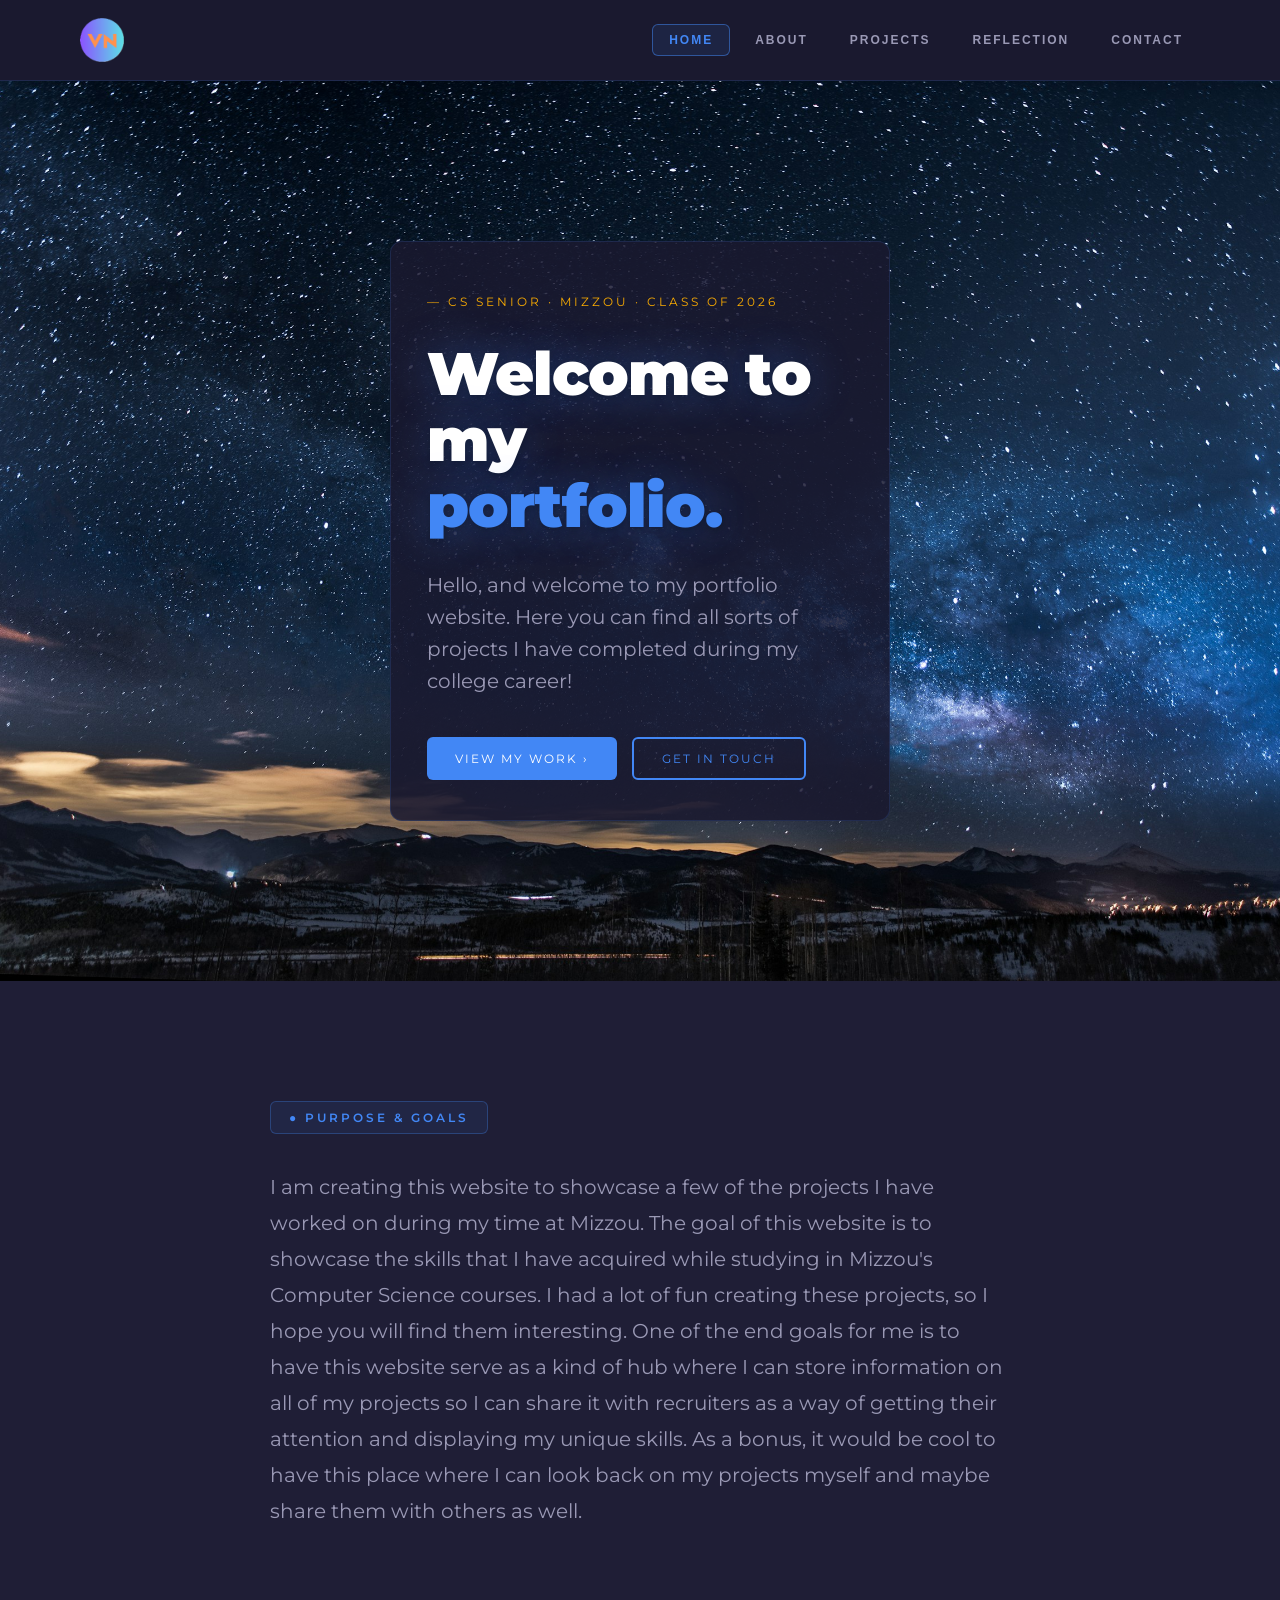
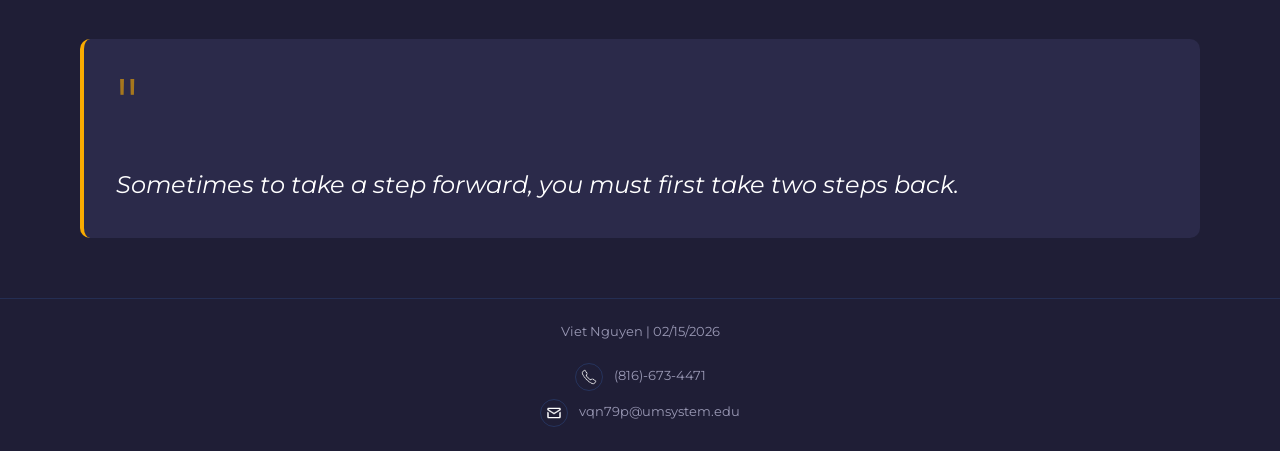
<file: website/index.html>
<!DOCTYPE html>
<html lang="en">

<!-- 
   Name: [Viet Nguyen]
   Date: [5/3/2026]
   Course: [IS_LT-4355]
   Description: [Index page that works as an introduction page]
-->

<head>
    <!-- Custom font used here -->
    <link href="https://fonts.googleapis.com/css2?family=Montserrat:wght@400;600;700;900&family=Crimson+Pro:ital,wght@0,300;0,400;1,300&family=JetBrains+Mono:wght@400;500&display=swap" rel="stylesheet">
    <link rel="shortcut icon" type="image/x-icon" href="media/favicon.ico">
    <meta charset="UTF-8">
    <meta name="viewport" content="width=device-width, initial-scale=1">
    <title>Home</title>
    <link rel="stylesheet" href="style.css">
    <link rel="stylesheet" href="nav.css">
</head>

    <body>
        <header>
            <img src="logo.png" alt="Your Site Logo" class="logo">
            <input type="checkbox" id="menu-toggle" class="menu-toggle">
            <label for="menu-toggle" class="hamburger">&#9776;</label>
            <nav>
                <ul>
                    <li><a href="index.html" class="active">Home</a></li>
                    <li><a href="about.html">About</a></li>
                    <li class="dropdown">
                        <a href="projects.html">Projects</a>
                        <ul class="dropdown-menu">
                            <li><a href="projects.html#project1">Terraplot</a></li>
                            <li><a href="projects.html#project2">Tiger Trades</a></li>
                            <li><a href="projects.html#project3">CreditSense</a></li>
                        </ul>
                    </li>
                    <li><a href="reflection.html">Reflection</a></li>
                    <li><a href="contact.html">Contact</a></li>
                </ul>
            </nav>
        </header>

        <section class="hero">
            <div class="hero-content">
            <p class="hero-tag">— CS SENIOR · MIZZOU · CLASS OF 2026</p>

            <!-- used custom font here and for every other h1 -->
            <h1>
                Welcome to my<br>
                <span class="accent">portfolio.</span>
            </h1>

            <p class="hero-text">
                Hello, and welcome to my portfolio website. Here you can find all sorts of projects I have completed during my college career!
            </p>

            <div class="hero-buttons">
                <a href="projects.html" class="btn-primary">VIEW MY WORK ›</a>
                <a href="contact.html" class="btn-outline">GET IN TOUCH</a>
            </div>
        </div>
        </section>

        <section class="purpose">
            <div class="chip">● PURPOSE & GOALS</div>
            <p class="purpose-text">
            I am creating this website to showcase a few of the projects I have worked on during my time at Mizzou. 
            The goal of this website is to showcase the skills that I have acquired while studying in Mizzou's Computer Science courses. 
            I had a lot of fun creating these projects, so I hope you will find them interesting. One of the end goals for me is to have 
            this website serve as a kind of hub where I can store information on all of my projects so I can share it with recruiters as 
            a way of getting their attention and displaying my unique skills. As a bonus, it would be cool to have this place where I can 
            look back on my projects myself and maybe share them with others as well.
            </p>
        </section>

        <section class="quote-section">
            <div class="quote-box">
            <div class="quote-mark">"</div>
            <p class="quote-text">
                Sometimes to take a step forward, you must first take two steps back.
            </p>
            </div>
        </section>

        <footer>
            <p style="text-align: center; padding: 24px; color: #9a99b5; font-size: 13px; border-top: 1px solid rgba(66,135,245,0.15);">
                Viet Nguyen | 02/15/2026
            </p>
            <p style="text-align: center; padding-bottom: 8px; color: #9a99b5; font-size: 13px;">
                <span class="footer-icon-wrap">
                    <img src="media/phone.png" alt="Phone" width="16" height="16" class="footer-icon">
                </span>
                (816)-673-4471
            </p>
            <p style="text-align: center; padding-bottom: 24px; color: #9a99b5; font-size: 13px;">
                <span class="footer-icon-wrap">
                    <img src="media/email.png" alt="Email" width="16" height="16" class="footer-icon">
                </span>
                vqn79p@umsystem.edu
            </p>
        </footer>
    </body>
</html>
</file>
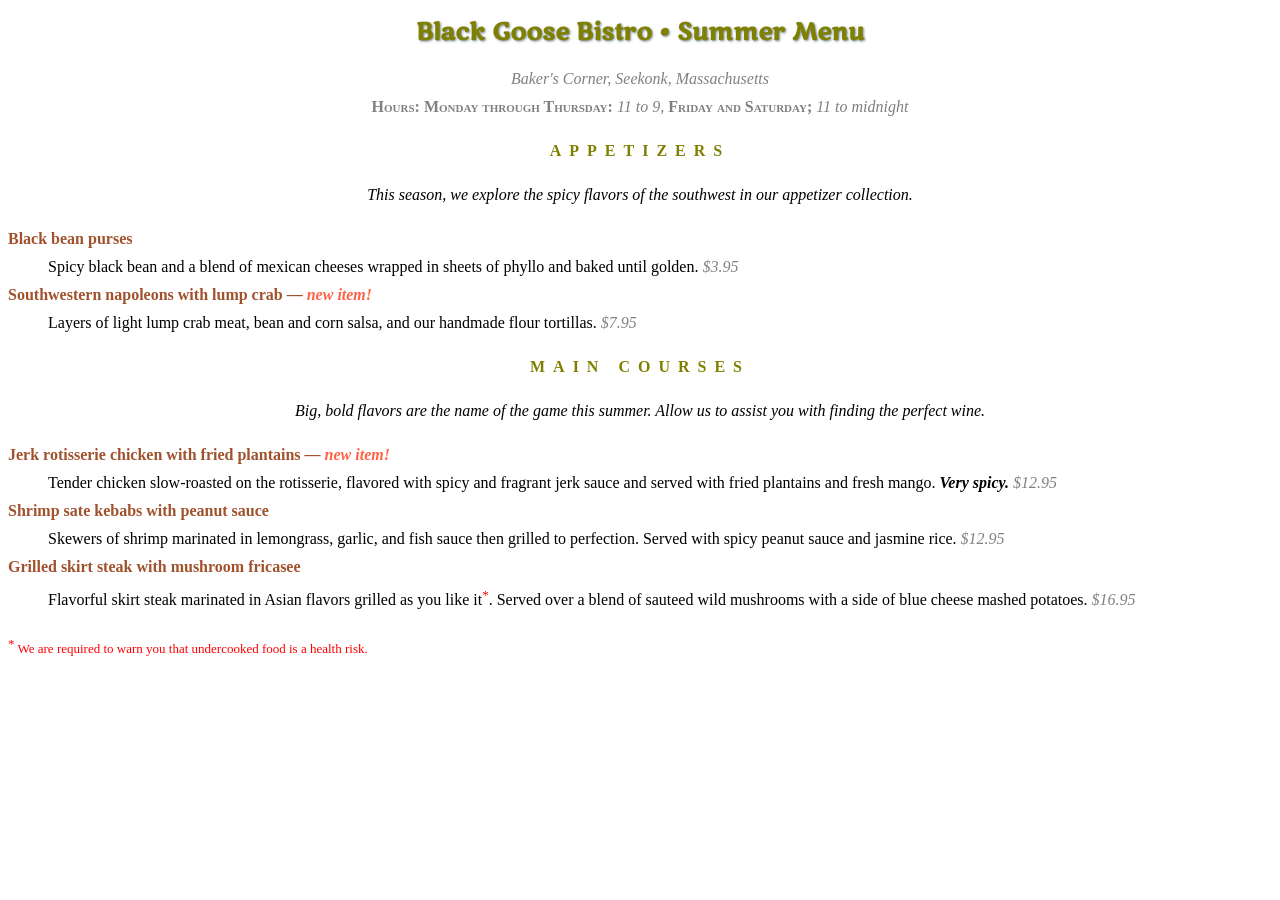
<file: assignments/menu.html>
<!DOCTYPE html >
<html>
  <head>
    <meta charset="utf-8">
    <title>Black Goose Bistro Summer Menu</title>
    <link href="http://fonts.googleapis.com/css?family=Marko+One" rel="stylesheet">
    <style>
      body {
        font-family: Georgia, serif;
        font-size: 100%;
        line-height: 1.75em;
      }
      h1 {
        font: bold 1.5em "Marko One", Georgia, serif;
        color: olive;
        text-shadow: .05em .05em .1em lightslategray;
      }
      h2 {
        font-size: 1em;
        text-transform: uppercase;
        letter-spacing: .5em;
        color: olive;
      }
      strong {
        font-style: italic;
      }
      dt {
        font-weight: bold;
        color: sienna;
      }
      dt strong {
        color: tomato;
      }
      #info p { 
        font-style: italic; 
        color: gray;
      }
      .label {
        font-weight: bold;
        font-variant: small-caps;
        font-style: normal;
      }
      .price {
        font-family: Georgia, serif;
        font-style: italic;
        color: gray;
      }
      p.warning, sup {
        font-size: small;
        color: red;
      }
      h1, h2, #info { 
        text-align: center;
      }
      h2 + p { 
        text-align: center;
        font-style: italic;
      }
    </style>
  </head>

  <body>
    <!-- Title -->
    <div id="info">
      <h1>Black Goose Bistro &bull; Summer Menu</h1>
      <p>Baker's Corner, Seekonk, Massachusetts<br>
      <span class="label">Hours: Monday through Thursday:</span> 11 to 9, <span class="label">Friday and Saturday;</span> 11 to midnight</p>
    </div>

    <!-- Appetizers Section -->
    <div id="appetizers">
      <h2>Appetizers</h2>
      <p>This season, we explore the spicy flavors of the southwest in our appetizer collection.</p>

      <dl>
        <dt>Black bean purses</dt>
        <dd>Spicy black bean and a blend of mexican cheeses wrapped in sheets of phyllo and baked until golden. <span class="price">$3.95</span></dd>

        <dt class="newitem">Southwestern napoleons with lump crab &mdash; <strong>new item!</strong></dt>
        <dd>Layers of light lump crab meat, bean and corn salsa, and our handmade flour tortillas. <span class="price">$7.95</span></dd>
      </dl>
    </div>

    <!-- Main Courses Section -->
    <div id="entrees">
      <h2>Main courses</h2>
      <p>Big, bold flavors are the name of the game this summer. Allow us to assist you with finding the perfect wine.</p>

      <dl>
        <dt class="newitem">Jerk rotisserie chicken with fried plantains &mdash; <strong>new item!</strong></dt>
        <dd>Tender chicken slow-roasted on the rotisserie, flavored with spicy and fragrant jerk sauce and served with fried plantains and fresh mango. <strong>Very spicy.</strong> <span class="price">$12.95</span></dd>

        <dt>Shrimp sate kebabs with peanut sauce</dt>
        <dd>Skewers of shrimp marinated in lemongrass, garlic, and fish sauce then grilled to perfection. Served with spicy peanut sauce and jasmine rice. <span class="price">$12.95</span></dd>

        <dt>Grilled skirt steak with mushroom fricasee</dt>
        <dd>Flavorful skirt steak marinated in Asian flavors grilled as you like it<sup>*</sup>. Served over a blend of sauteed wild mushrooms with a side of blue cheese mashed potatoes. <span class="price">$16.95</span></dd>
      </dl>
    </div>
    <p class="warning"><sup>*</sup> We are required to warn you that undercooked food is a health risk.</p>
  </body>
</html>
</file>
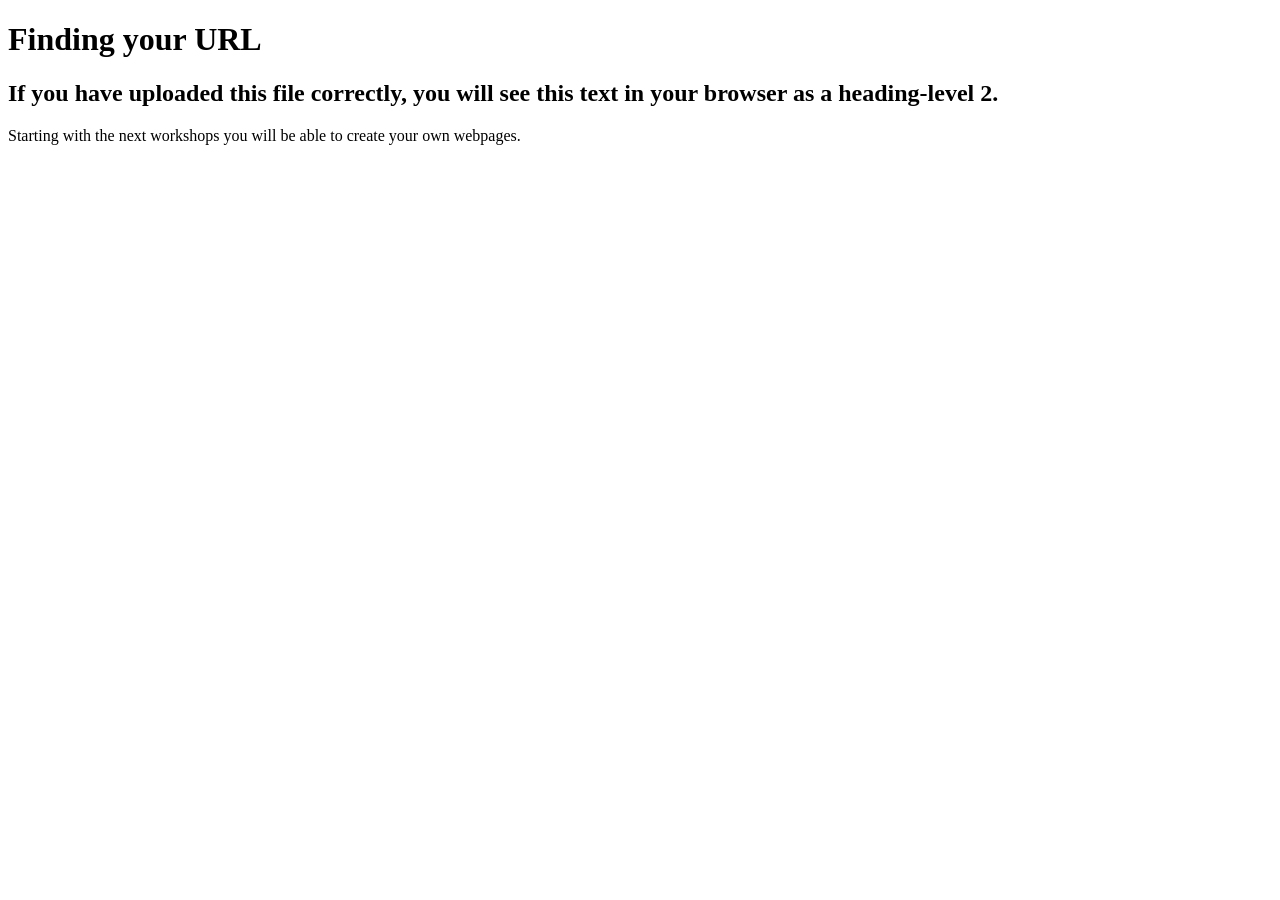
<file: webdevelopment/test.html>
<!DOCTYPE html>
<html>
    
    <head>
        <meta charset="utf-8">
       <title>Finding Your URL</title>
        <meta name="description" content="Finding your URL in GitHub">
    </head>
    <body>
        
        <h1>Finding your URL</h1>
        <h2>If you have uploaded this file correctly, you will see this text in your browser as a heading-level 2.</h2>
        
        <p>
            Starting with the next workshops you will be able to create your own webpages.
        </p>
        
    
    </body>
</html>
</file>
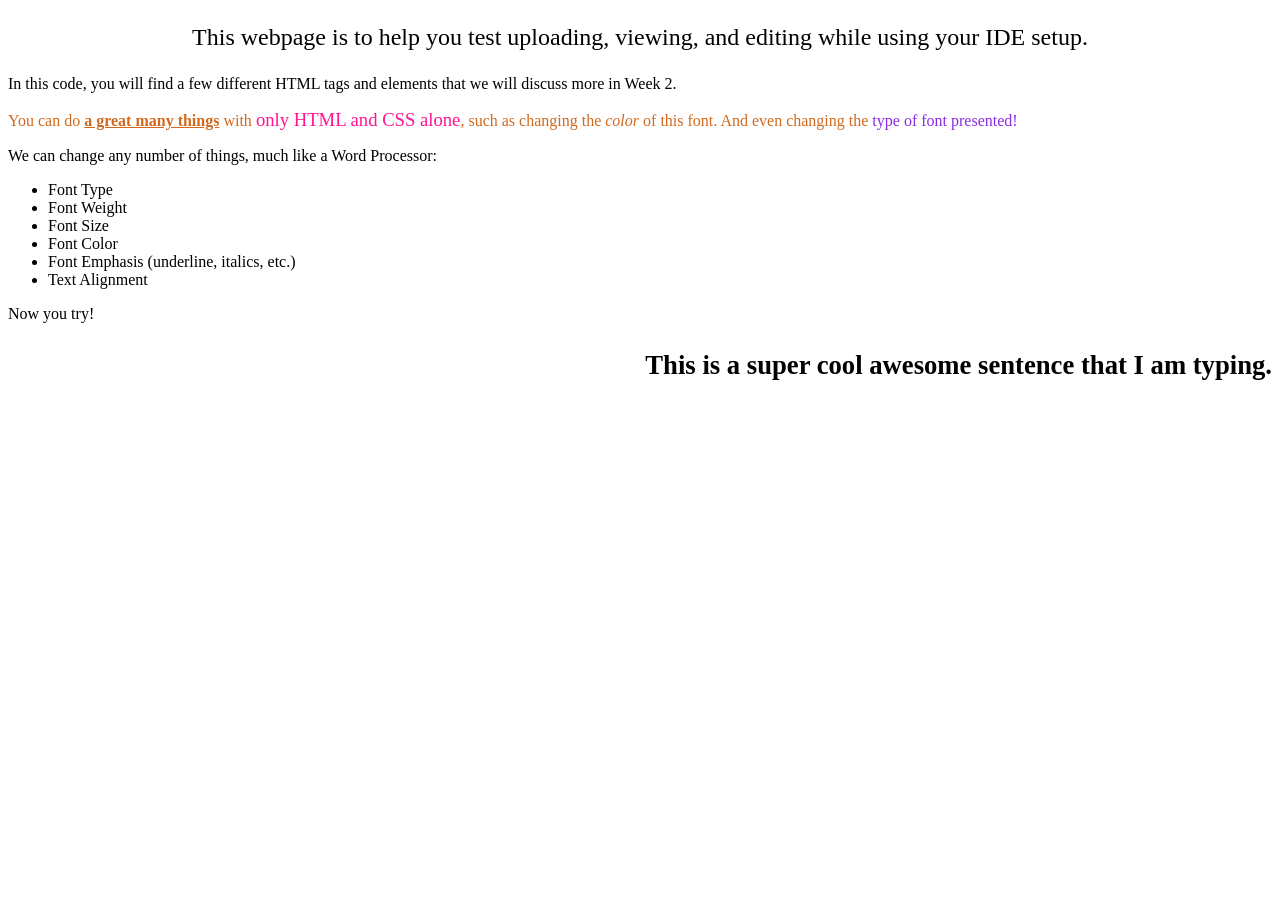
<file: webdevelopment/webpageTest.html>
<!DOCTYPE html>
<html lang="en-US">
<head>
    <title>testing your website</title>
    <meta charset="utf-8">
</head>
<body>
<p style="text-align: center; font-size: 18pt;">This webpage is to help you test uploading, viewing, and editing while using your IDE setup.</p>
    
<p>In this code, you will find a few different HTML tags and elements that we will discuss more in Week 2.</p>
    <p style="color:chocolate;">You can do <span style="font-weight: 600; text-decoration: underline;"> a great many things</span> with <span style="font-size: 14pt; color: deeppink;">only HTML and CSS alone</span>, such as changing the <em>color</em> of this font. And even changing the <span style="font-family: cursive; color:blueviolet;"> type of font presented!</span></p>
    <p>We can change any number of things, much like a Word Processor:</p>
    <ul>
    <li>Font Type</li>
        <li>Font Weight</li>
        <li>Font Size</li>
        <li>Font Color</li>
        <li>Font Emphasis (underline, italics, etc.)</li>
        <li>Text Alignment</li>
    </ul>
    <p> Now you try! </p>
    <p style="text-align: right; font-weight: bold; font-size: 20pt;">This is a super cool awesome sentence that I am typing.</p>
    
</body>
</html>
</file>
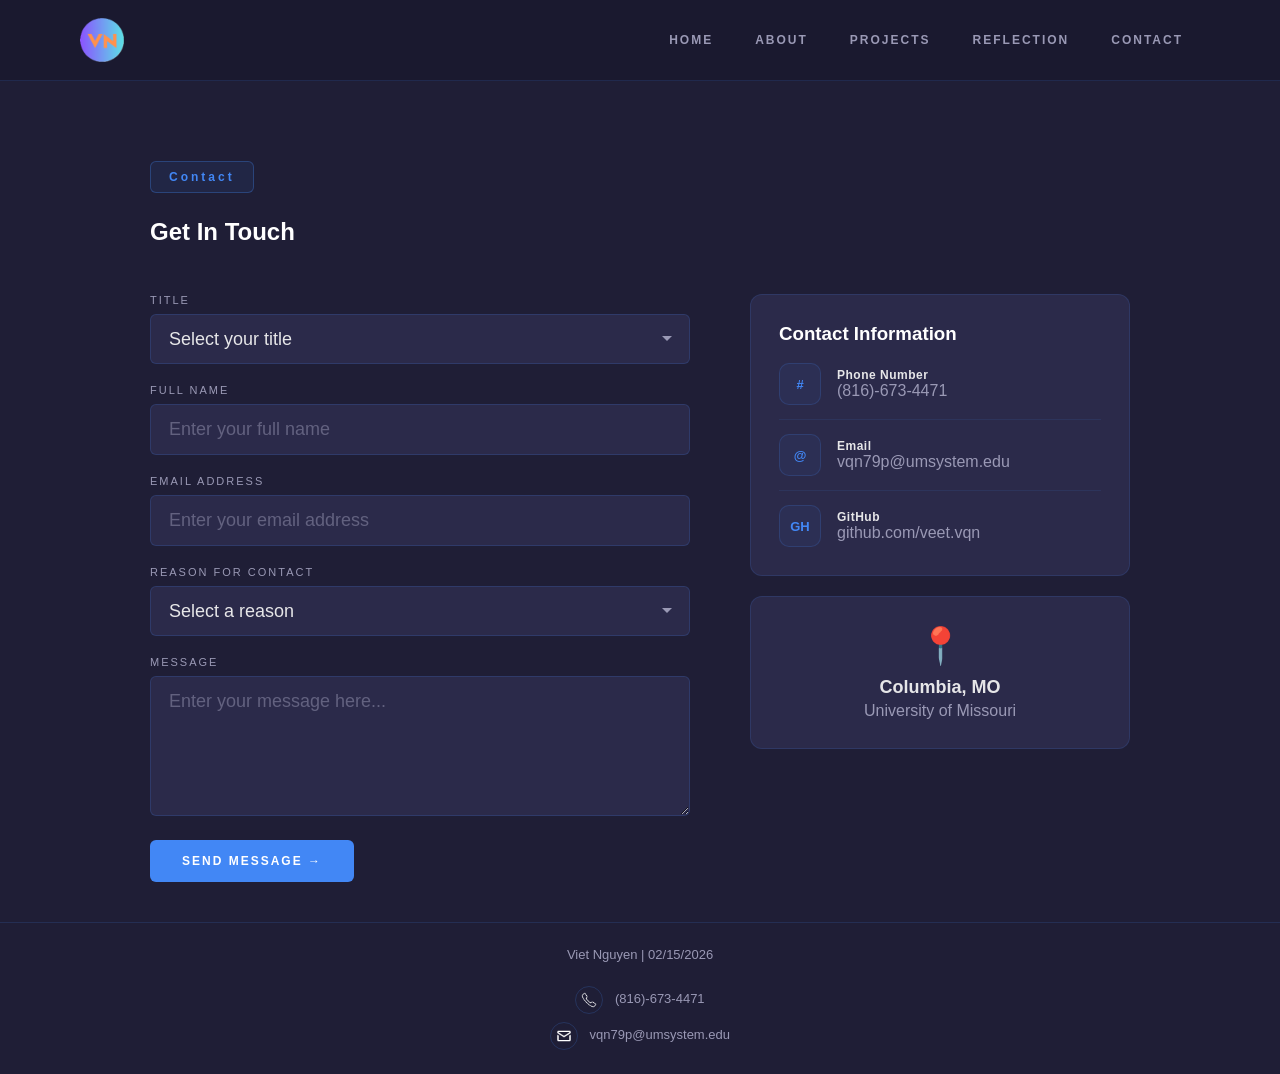
<file: website/contact.html>
<!DOCTYPE html>
<html lang="en">

<!-- 
   Name: [Viet Nguyen]
   Date: [5/3/2026]
   Course: [IS_LT-4355]
   Description: [Contact page that will display a contact form and my contact information]
-->
   
<head>
	<link rel="shortcut icon" type="image/x-icon" href="media/favicon.ico">
	<meta charset="UTF-8">
	<meta name="viewport" content="width=device-width, initial-scale=1">
	<title>Contact — Viet Nguyen</title>
	<link rel="stylesheet" href="style.css">
	<link rel="stylesheet" href="nav.css">
</head>
<body>

	<header>
		<img src="logo.png" alt="Your Site Logo" class="logo">
		<input type="checkbox" id="menu-toggle" class="menu-toggle">
		<label for="menu-toggle" class="hamburger">&#9776;</label>
		<nav>
			<ul>
				<li><a href="index.html">Home</a></li>
				<li><a href="about.html">About</a></li>
				<li class="dropdown">
					<a href="projects.html">Projects</a>
					<ul class="dropdown-menu">
						<li><a href="projects.html#project1">Terraplot</a></li>
						<li><a href="projects.html#project2">Tiger Trades</a></li>
						<li><a href="projects.html#project3">CreditSense</a></li>
					</ul>
				</li>
				<li><a href="reflection.html">Reflection</a></li>
				<li><a href="contact.html">Contact</a></li>
			</ul>
		</nav>
	</header>

	<div class="cth">
		<div class="chip">Contact</div>
		<h2 class="h2" style="margin-bottom:12px">Get In Touch</h2>

		<div class="ctg">

			<!-- Contact Form -->
			<form>
				<div class="fg">
					<label class="fl" for="title">Title</label>
					<select class="fi2" id="title" name="title" required>
						<option value="" disabled selected>Select your title</option>
						<option value="mr">Mr.</option>
						<option value="ms">Ms.</option>
						<option value="mrs">Mrs.</option>
						<option value="dr">Dr.</option>
						<option value="prof">Prof.</option>
					</select>
				</div>

				<div class="fg">
					<label class="fl" for="fullname">Full Name</label>
					<input class="fi2" id="fullname" type="text" name="fullname" placeholder="Enter your full name" required>
				</div>

				<div class="fg">
					<label class="fl" for="email">Email Address</label>
					<input class="fi2" id="email" type="email" name="email" placeholder="Enter your email address" required>
				</div>

				<div class="fg">
					<label class="fl" for="reason">Reason for Contact</label>
					<select class="fi2" id="reason" name="reason" required>
						<option value="" disabled selected>Select a reason</option>
						<option value="job">Job Opportunity</option>
						<option value="collab">Collaboration</option>
						<option value="question">General Question</option>
						<option value="other">Other</option>
					</select>
				</div>

				<div class="fg">
					<label class="fl" for="message">Message</label>
					<textarea class="fi2 fta" id="message" name="message" placeholder="Enter your message here..." required></textarea>
				</div>

				<button class="bpr" type="submit">
					Send Message &rarr;
				</button>
			</form>

			<!-- Contact Information -->
			<div>
				<div class="cc">
					<h3 class="h3" style="margin-bottom:4px">Contact Information</h3>

					<div class="cit">
						<div class="cion">#</div>
						<div>
							<div class="clb">Phone Number</div>
							<div class="cvl">(816)-673-4471</div>
						</div>
					</div>

					<div class="cit">
						<div class="cion">@</div>
						<div>
							<div class="clb">Email</div>
							<div class="cvl">vqn79p@umsystem.edu</div>
						</div>
					</div>

					<div class="cit">
						<div class="cion">GH</div>
						<div>
							<div class="clb">GitHub</div>
							<div class="cvl">github.com/veet.vqn</div>
						</div>
					</div>
				</div>

				<div class="lcc">
					<div class="lpin">&#128205;</div>
					<div class="lcy">Columbia, MO</div>
					<div class="lst">University of Missouri</div>
				</div>
			</div>

		</div>
	</div>

	<footer>
		<p style="text-align: center; padding: 24px; color: #9a99b5; font-size: 13px; border-top: 1px solid rgba(66,135,245,0.15);">
			Viet Nguyen | 02/15/2026
		</p>
		<p style="text-align: center; padding-bottom: 8px; color: #9a99b5; font-size: 13px;">
			<span class="footer-icon-wrap">
				<img src="media/phone.png" alt="Phone" width="16" height="16" class="footer-icon">
			</span>
			(816)-673-4471
		</p>
		<p style="text-align: center; padding-bottom: 24px; color: #9a99b5; font-size: 13px;">
			<span class="footer-icon-wrap">
				<img src="media/email.png" alt="Email" width="16" height="16" class="footer-icon">
			</span>
			vqn79p@umsystem.edu
		</p>
	</footer>
</body>
</html>
</file>
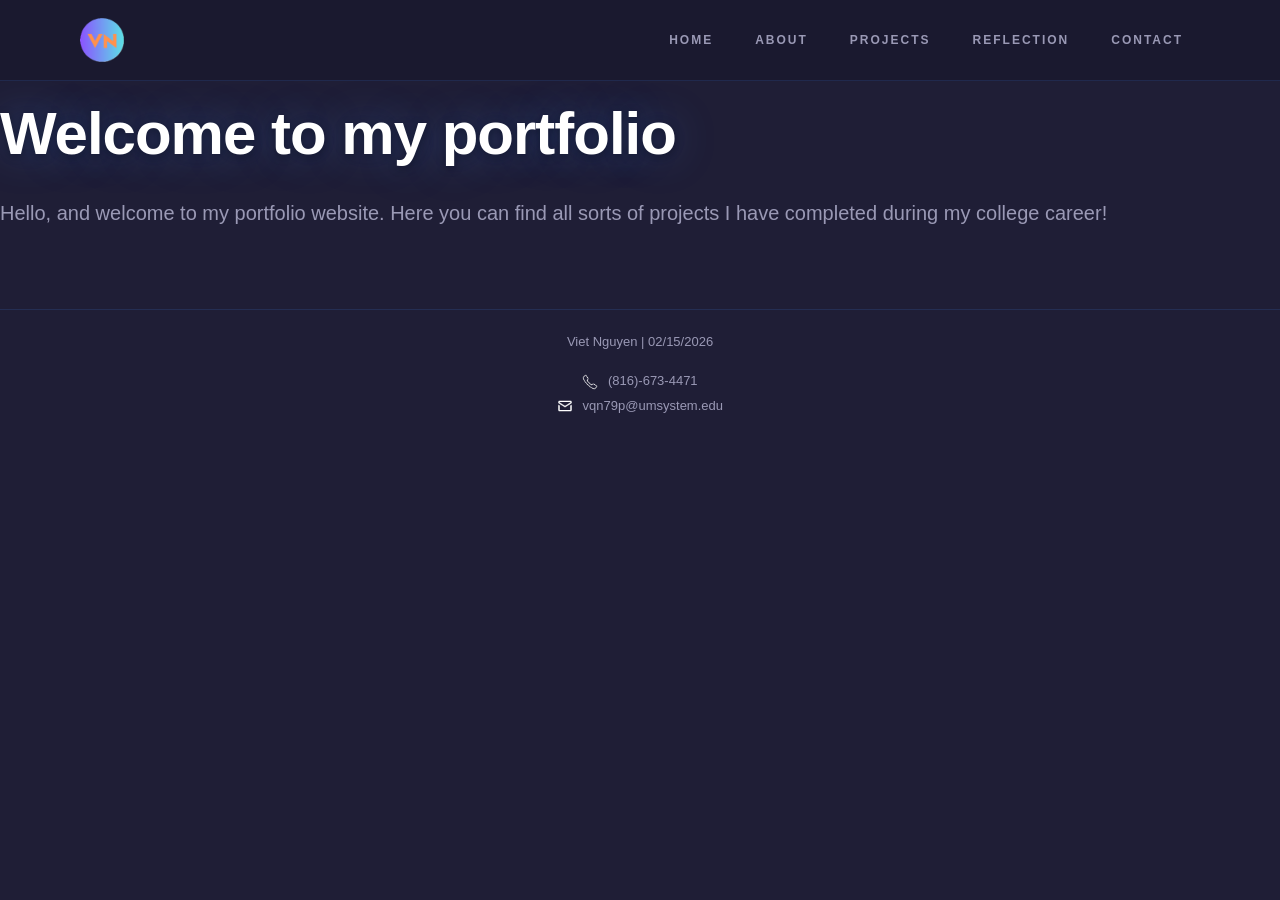
<file: website/Nguyentemplate.html>
<!DOCTYPE html>
<html lang="en">

<!-- 
   Name: [Viet Nguyen]
   Date: [2/5/2026]
   Course: [IS_LT-4355]
   Description: [A website portfolio that will have my projects]
-->

<head>
    <link rel="shortcut icon" type="image/x-icon" href="media/favicon.ico">
    <meta charset="UTF-8">
    <meta name="viewport" content="width=device-width, initial-scale=1">
    <title>Home</title>
    <link rel="stylesheet" href="style.css">
    <link rel="stylesheet" href="nav.css">
</head>

    <body>
        <header>
            <img src="logo.png" alt="Your Site Logo" class="logo">
            <input type="checkbox" id="menu-toggle" class="menu-toggle">
            <label for="menu-toggle" class="hamburger">&#9776;</label>
            <nav>
                <ul>
                    <li><a href="index.html">Home</a></li>
                    <li><a href="about.html">About</a></li>
                    <li class="dropdown">
                        <a href="projects.html">Projects</a>
                        <ul class="dropdown-menu">
                            <li><a href="projects.html#project1">Terraplot</a></li>
                            <li><a href="projects.html#project2">Tiger Trades</a></li>
                            <li><a href="projects.html#project3">CreditSense</a></li>
                        </ul>
                    </li>
                    <li><a href="reflection.html">Reflection</a></li>
                    <li><a href="contact.html">Contact</a></li>
                </ul>
            </nav>
        </header>

        <section>
            <div>
            <h1>
                Welcome to my portfolio<br>
            </h1>

            <p class="hero-text">
                Hello, and welcome to my portfolio website. Here you can find all sorts of projects I have completed during my college career!
            </p>
            </div>
        </section>

        <footer>
            <p style="text-align: center; padding: 24px; color: #9a99b5; font-size: 13px; border-top: 1px solid rgba(66,135,245,0.15);">
                Viet Nguyen | 02/15/2026
            </p>
            <p style="text-align: center; padding-bottom: 8px; color: #9a99b5; font-size: 13px;">
                <img src="media/phone.png" alt="Phone" width="16" height="16" style="vertical-align: middle; margin-right: 6px;">
                (816)-673-4471
            </p>
            <p style="text-align: center; padding-bottom: 24px; color: #9a99b5; font-size: 13px;">
                <img src="media/email.png" alt="Email" width="16" height="16" style="vertical-align: middle; margin-right: 6px;">
                vqn79p@umsystem.edu
            </p>
        </footer>
    </body>
</html>
</file>
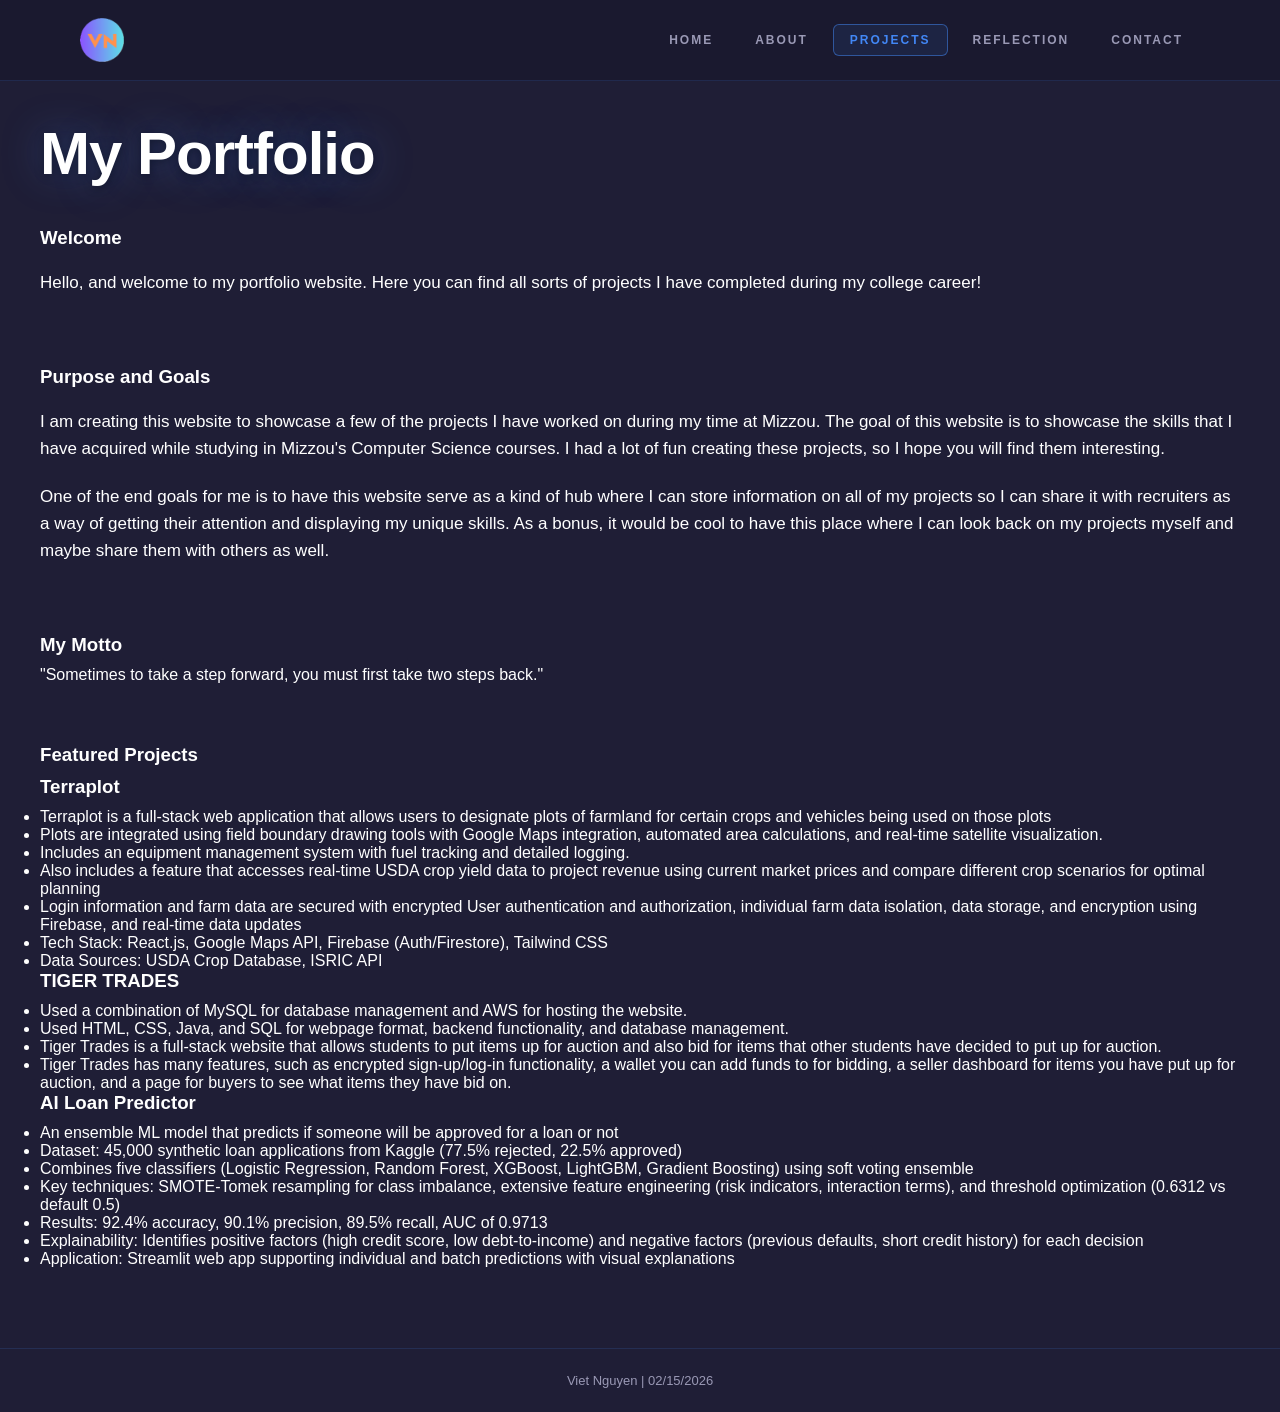
<file: website/Projects.html>
<!DOCTYPE html>
<html lang="en">
<head>
    <meta charset="utf-8">
    <meta name="viewport" content="width=device-width, initial-scale=1.0">
    <title>Portfolio - Home</title>
    <link rel="stylesheet" href="style.css">
    <link rel="stylesheet" href="nav.css">
</head>

<body>
    <header>
        <img src="logo.png" alt="Your Site Logo" class="logo">
        <nav>
            <ul>
                <li><a href="index.html">Home</a></li>
                <li><a href="about.html">About</a></li>
                <li><a href="projects.html" class="active">Projects</a></li>
                <li><a href="reflection.html">Reflection</a></li>
                <li><a href="contact.html">Contact</a></li>
            </ul>
        </nav>
    </header>

    <main>
        <h1>My Portfolio</h1>
        <!-- Welcome section -->
        <section>
            <h3>Welcome</h3>
            <p>Hello, and welcome to my portfolio website. Here you can find all sorts of projects I have completed during my college career!</p>
        </section>

        <!-- Purpose and goals -->
        <section>
            <h3>Purpose and Goals</h3>
            <p>I am creating this website to showcase a few of the projects I have worked on during my time at Mizzou. The goal of this website is to showcase the skills that I have acquired while studying in Mizzou's Computer Science courses. I had a lot of fun creating these projects, so I hope you will find them interesting.</p>
            
            <p>One of the end goals for me is to have this website serve as a kind of hub where I can store information on all of my projects so I can share it with recruiters as a way of getting their attention and displaying my unique skills. As a bonus, it would be cool to have this place where I can look back on my projects myself and maybe share them with others as well.</p>
        </section>

        <!-- Quote  -->
        <section>
            <h3>My Motto</h3>
            <blockquote>
                "Sometimes to take a step forward, you must first take two steps back."
            </blockquote>
        </section>

        <!-- Featured projects -->
        <section>
            <h3>Featured Projects</h3>
            
            <!-- Project 1: Terraplot -->
            <article>
                <h3>Terraplot</h3>
                <ul>
                    <li>
                        Terraplot is a full-stack web application that allows users to designate plots of 
                        farmland for certain crops and vehicles being used on those plots
                    </li>
                    <li>
                        Plots are integrated using field boundary drawing tools with Google Maps 
                        integration, automated area calculations, and real-time satellite visualization.
                    </li>
                    <li>
                        Includes an equipment management system with fuel tracking and detailed 
                        logging. 
                    </li>
                    <li>
                        Also includes a feature that accesses real-time USDA crop yield data to project 
                        revenue using current market prices and compare different crop scenarios for 
                        optimal planning
                    </li>
                    <li>
                        Login information and farm data are secured with encrypted User authentication 
                        and authorization, individual farm data isolation, data storage, and encryption 
                        using Firebase, and real-time data updates
                    </li>
                    <li>
                        Tech Stack: React.js, Google Maps API, Firebase (Auth/Firestore), Tailwind CSS
                    </li>
                    <li>
                        Data Sources: USDA Crop Database, ISRIC API
                    </li>
                </ul>
            </article>

            <!-- Project 2: Tiger Trades -->
            <article>
                <h3>TIGER TRADES</h3>
                <ul>
                    <li>
                        Used a combination of MySQL for database management and AWS for hosting 
                        the website.
                    </li>
                    <li>
                        Used HTML, CSS, Java, and SQL for webpage format, backend functionality, and 
                        database management. 
                    </li>
                    <li>
                        Tiger Trades is a full-stack website that allows students to put items up for auction 
                        and also bid for items that other students have decided to put up for auction.
                    </li>
                    <li>Tiger Trades has many features, such as encrypted sign-up/log-in functionality, a 
                        wallet you can add funds to for bidding, a seller dashboard for items you have put 
                        up for auction, and a page for buyers to see what items they have bid on.</li>
                </ul>
            </article>

            <!-- Project 3: AI Loan Predictor -->
            <article>
                <h3>AI Loan Predictor</h3>
                <ul>
                    <li>
                        An ensemble ML model that predicts if someone will be approved for a loan or not
                    </li>
                    <li>
                        Dataset: 45,000 synthetic loan applications from Kaggle (77.5% rejected, 22.5% approved)
                    </li>
                    <li>
                        Combines five classifiers (Logistic Regression, Random Forest, XGBoost, 
                        LightGBM, Gradient Boosting) using soft voting ensemble
                    </li>
                    <li>
                        Key techniques: SMOTE-Tomek resampling for class imbalance, extensive 
                        feature engineering (risk indicators, interaction terms), and threshold optimization 
                        (0.6312 vs default 0.5)
                    </li>
                    <li>
                        Results: 92.4% accuracy, 90.1% precision, 89.5% recall, AUC of 0.9713
                    </li>
                    <li>
                        Explainability: Identifies positive factors (high credit score, low debt-to-income) 
                        and negative factors (previous defaults, short credit history) for each decision
                    </li>
                    <li>
                        Application: Streamlit web app supporting individual and batch predictions with 
                        visual explanations
                    </li>
                </ul>
            </article>
        </section>
    </main>

    <!-- Footer -->
    <footer>
        <p style="text-align: center; padding: 24px; color: #9a99b5; font-size: 13px; border-top: 1px solid rgba(66,135,245,0.15);">
            Viet Nguyen | 02/15/2026
        </p>
    </footer>
</body>

</html>
</file>
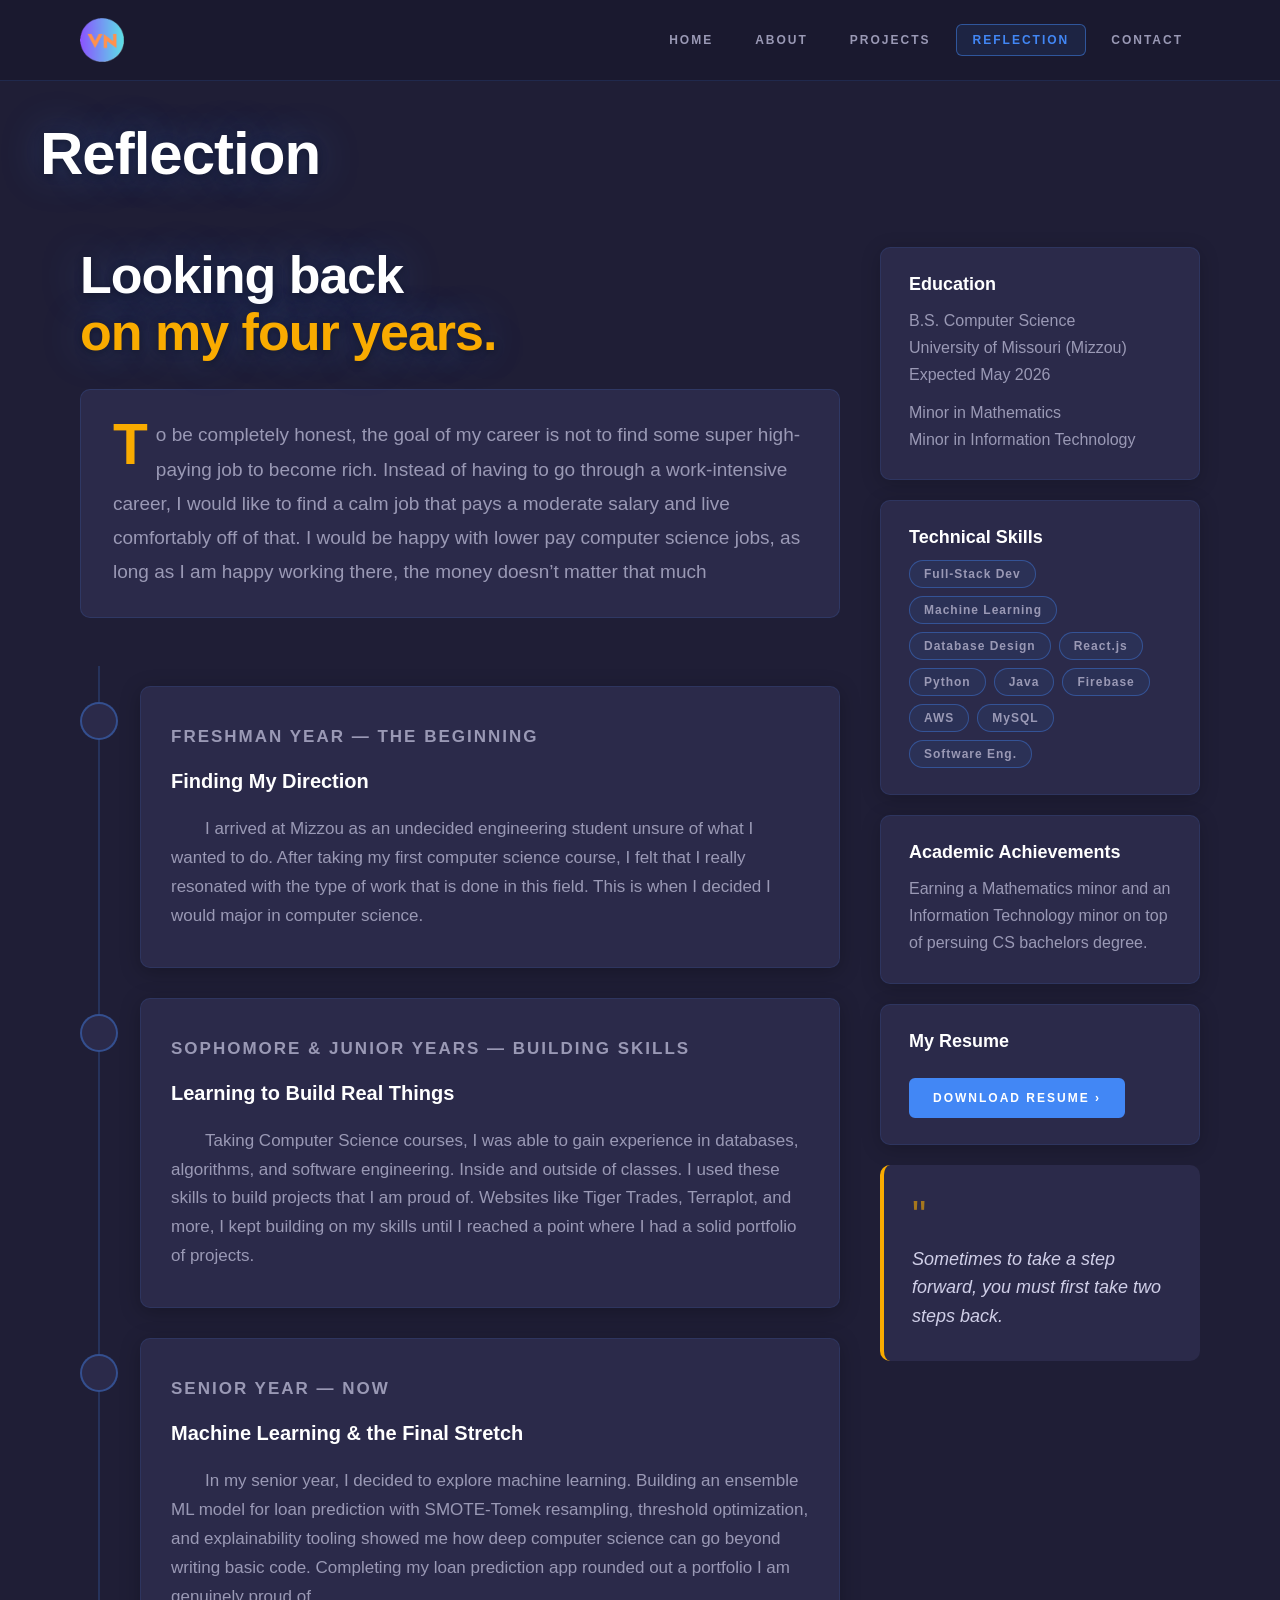
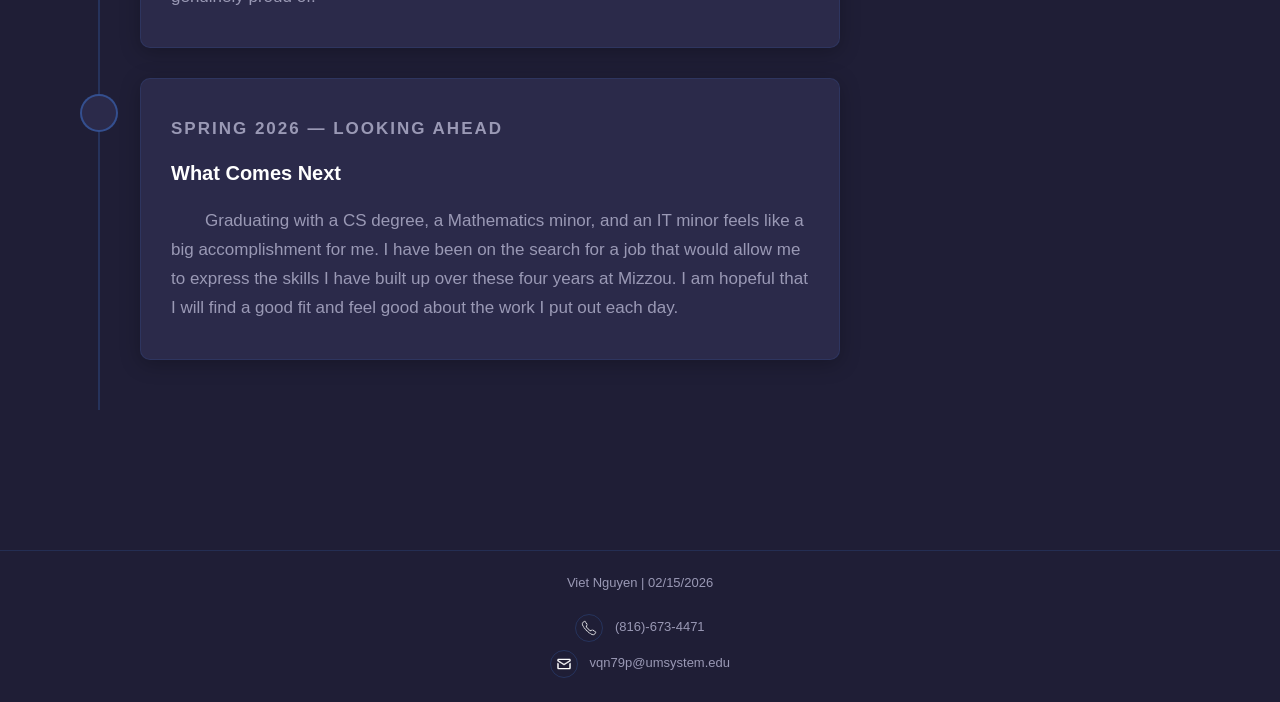
<file: website/reflection.html>
<!DOCTYPE html>
<html lang="en">

<!-- 
   Name: [Viet Nguyen]
   Date: [5/3/2026]
   Course: [IS_LT-4355]
   Description: [Reflection page that will display my thoughts and insights]
-->

<head>
    <link rel="shortcut icon" type="image/x-icon" href="media/favicon.ico">
    <meta charset="utf-8">
    <meta name="viewport" content="width=device-width, initial-scale=1.0">
    <title>Portfolio - Reflection</title>
    <link rel="stylesheet" href="style.css">
    <link rel="stylesheet" href="nav.css">
</head>

<body>
    <!-- Navigation header -->
    <header>
        <img src="logo.png" alt="Your Site Logo" class="logo">
        <input type="checkbox" id="menu-toggle" class="menu-toggle">
        <label for="menu-toggle" class="hamburger">&#9776;</label>
        <nav>
            <ul>
                <li><a href="index.html">Home</a></li>
                <li><a href="about.html">About</a></li>
                <li class="dropdown">
                    <a href="projects.html">Projects</a>
                    <ul class="dropdown-menu">
                        <li><a href="projects.html#project1">Terraplot</a></li>
                        <li><a href="projects.html#project2">Tiger Trades</a></li>
                        <li><a href="projects.html#project3">CreditSense</a></li>
                    </ul>
                </li>
                <li><a href="reflection.html" class="active">Reflection</a></li>
                <li><a href="contact.html">Contact</a></li>
            </ul>
        </nav>
    </header>
    
    <main>
        <h1>Reflection</h1>
        <div class="about-wrapper">
            <!-- left column -->
            <div class="about-left">
                <h1 class="about-heading">
                    Looking back<br>
                    <span class="accent">on my four years.</span>
                </h1>

                <div class="intro-block">
                    <p>
                        To be completely honest, the goal of my career is not to find some
                        super high-paying job to become rich. Instead of having to go through a work-intensive
                        career, I would like to find a calm job that pays a moderate salary and live comfortably
                        off of that. I would be happy with lower pay computer science jobs, as long as I am
                        happy working there, the money doesn’t matter that much
                    </p>
                </div>

                <!--timeline -->
                <section class="timeline">

                    <div class="timeline-item">
                        <div class="timeline-icon"></div>
                        <div class="timeline-card">
                            <p class="timeline-label">FRESHMAN YEAR — The Beginning</p>
                            <h2>Finding My Direction</h2>
                            <p>
                                I arrived at Mizzou as an undecided engineering student unsure of what I wanted to do.
                                After taking my first computer science course, I felt that I really resonated with
                                the type of work that is done in this field. This is when I decided I would major in computer science.
                            </p>
                        </div>
                    </div>

                    <div class="timeline-item">
                        <div class="timeline-icon"></div>
                        <div class="timeline-card">
                            <p class="timeline-label">SOPHOMORE &amp; JUNIOR YEARS — Building Skills</p>
                            <h2>Learning to Build Real Things</h2>
                            <p>
                                Taking Computer Science courses, I was able to gain experience in databases, algorithms, and software
                                engineering. Inside and outside of classes. I used these skills to build projects that I am proud of.
                                Websites like Tiger Trades, Terraplot, and more, I kept building on my skills until I reached a point
                                where I had a solid portfolio of projects.
                            </p>
                        </div>
                    </div>

                    <div class="timeline-item">
                        <div class="timeline-icon"></div>
                        <div class="timeline-card">
                            <p class="timeline-label">SENIOR YEAR — Now</p>
                            <h2>Machine Learning &amp; the Final Stretch</h2>
                            <p>
                                In my senior year, I decided to explore machine learning. Building an
                                ensemble ML model for loan prediction with SMOTE-Tomek resampling, threshold 
                                optimization, and explainability tooling showed me how deep computer science can go
                                beyond writing basic code. Completing my loan prediction app rounded out a portfolio I 
                                am genuinely proud of.
                            </p>
                        </div>
                    </div>

                    <div class="timeline-item">
                        <div class="timeline-icon"></div>
                        <div class="timeline-card">
                            <p class="timeline-label">SPRING 2026 — Looking Ahead</p>
                            <h2>What Comes Next</h2>
                            <p>
                                Graduating with a CS degree, a Mathematics minor, and an IT minor feels like a big 
                                accomplishment for me. I have been on the search for a job that would allow me to express
                                the skills I have built up over these four years at Mizzou. I am hopeful that I will find a good fit
                                and feel good about the work I put out each day.
                            </p>
                        </div>
                    </div>

                </section>
            </div>

            <!-- right column -->
            <aside class="about-right">

                <div class="sidebar-card">
                    <h2>Education</h2>
                    <p>
                        B.S. Computer Science<br>
                        University of Missouri (Mizzou)<br>
                        Expected May 2026
                    </p>
                    <p style="margin-top: 10px;">
                        Minor in Mathematics<br>
                        Minor in Information Technology
                    </p>
                </div>

                <div class="sidebar-card">
                    <h2>Technical Skills</h2>
                    <div class="tag-grid">
                        <span class="tag"> Full-Stack Dev</span>
                        <span class="tag"> Machine Learning</span>
                        <span class="tag"> Database Design</span>
                        <span class="tag"> React.js</span>
                        <span class="tag"> Python</span>
                        <span class="tag"> Java</span>
                        <span class="tag"> Firebase</span>
                        <span class="tag"> AWS</span>
                        <span class="tag"> MySQL</span>
                        <span class="tag"> Software Eng.</span>
                    </div>
                </div>

                <div class="sidebar-card">
                    <h2>Academic Achievements</h2>
                    <p>
                        Earning a Mathematics minor and an Information Technology minor
                        on top of persuing CS bachelors degree.
                    </p>
                </div>

                <div class="sidebar-card">
                    <h2>My Resume</h2>
                    <a href="resume.pdf" class="resume-btn" target="_blank">DOWNLOAD RESUME ›</a>
                </div>

                <div class="sidebar-quote">
                    <div class="quote-mark">"</div>
                    <p>
                        Sometimes to take a step forward, you must first take two steps back.
                    </p>
                </div>

            </aside>

        </div>
    </main>

    <footer>
        <p style="text-align: center; padding: 24px; color: #9a99b5; font-size: 13px; border-top: 1px solid rgba(66,135,245,0.15);">
            Viet Nguyen | 02/15/2026
        </p>
        <p style="text-align: center; padding-bottom: 8px; color: #9a99b5; font-size: 13px;">
            <span class="footer-icon-wrap">
                <img src="media/phone.png" alt="Phone" width="16" height="16" class="footer-icon">
            </span>
            (816)-673-4471
        </p>
        <p style="text-align: center; padding-bottom: 24px; color: #9a99b5; font-size: 13px;">
            <span class="footer-icon-wrap">
                <img src="media/email.png" alt="Email" width="16" height="16" class="footer-icon">
            </span>
            vqn79p@umsystem.edu
        </p>
    </footer>

</body>
</html>
</file>
<file: website/style.css>
* {
  margin: 0;
  padding: 0;
  box-sizing: border-box;
}

/* Custom font from Google Fonts applied to site */
body {
  font-family: 'Montserrat', Arial, sans-serif;
  background-color: #1f1e36;
  color: white;
}

main {
  padding: 40px;
  max-width: 1300px;
  margin: 0 auto;
}

section {
  padding: 20px 0;
  margin-bottom: 20px;
}

section h3 {
  margin-bottom: 10px;
}

section p {
  padding: 10px 0;
  line-height: 1.6;
  font-size: 17px;
}

/*About page*/

.about-col-left section {
  background: #2b2a4a;
  border: 1px solid rgba(66, 135, 245, 0.12);
  border-radius: 10px;
  padding: 26px 30px;
  margin-bottom: 24px;
  box-shadow: 0 4px 20px rgba(0, 0, 0, 0.25);
}

.about-col-left section h3 {
  font-size: 11px;
  font-weight: 700;
  letter-spacing: 2.5px;
  text-transform: uppercase;
  color: #4287f5;
  margin-bottom: 14px;
}

.about-col-left section p {
  color: #9a99b5;
  font-size: 17px;
  line-height: 1.7;
  padding: 0;
}
.about-list {
  list-style-type: square;
  margin-top: 15px;
  padding-left: 25px;
}

.about-list li {
  font-size: 20px;
  color: #9a99b5;
  margin-bottom: 8px;
}

.about-list li:hover {
  color: #4287f5;
}

/* About Grid */
.about-grid {
  display: grid;
  grid-template-columns: 65% 35%;
  grid-template-areas: "left right";
  gap: 48px;
  align-items: start;
}

.about-col-left {
  grid-area: left;
}

.about-col-right {
  grid-area: right;
  display: flex;
  flex-direction: column;
  gap: 24px;
  position: sticky;
  top: 100px;
}

.about-col-right section {
  background: #2b2a4a;
  border: 1px solid rgba(66, 135, 245, 0.12);
  border-radius: 10px;
  padding: 22px 24px;
  box-shadow: 0 4px 20px rgba(0, 0, 0, 0.25);
}

.about-col-right section h3 {
  font-size: 11px;
  font-weight: 700;
  letter-spacing: 2.5px;
  text-transform: uppercase;
  color: #4287f5;
  margin-bottom: 12px;
}

.profile-photo {
  width: 100%;
  object-fit: cover;
  border-radius: 12px;
  border: 2px solid rgba(66, 135, 245, 0.35);
  box-shadow: 0 4px 24px rgba(0, 0, 0, 0.35);
  display: block;
  transition: transform 0.3s ease, box-shadow 0.3s ease;
}

.profile-photo:hover {
  transform: scale(1.03);
  box-shadow: 0 8px 32px rgba(66, 135, 245, 0.3);
}

.video-figure {
  margin: 0;
}

.intro-video {
  display: block;
  width: 100%;
  border-radius: 10px;
  border: 2px solid rgba(66, 135, 245, 0.35);
  box-shadow: 0 4px 24px rgba(0, 0, 0, 0.35);
}

.intro-section {
  display: block;
}

.intro-text {
  width: 100%;
}

.resume-link {
  display: inline-block;
  padding: 11px 22px;
  margin-top: 10px;
  background-color: #4287f5;
  color: white;
  text-decoration: none;
  font-size: 12px;
  letter-spacing: 2px;
  font-weight: 600;
  text-transform: uppercase;
  border: 2px solid #4287f5;
  border-radius: 6px;
  transition: background 0.25s ease;
}

.resume-link:hover {
  background-color: #5a9af8;
}

/* Skills Table */
.table-figure {
  margin-top: 15px;
}

.table-figure figcaption {
  font-size: 13px;
  color: #9a99b5;
  margin-bottom: 10px;
  font-style: italic;
}

.table-wrap {
  overflow-x: auto;
}

.skills-table {
  width: 100%;
  border-collapse: collapse;
  border: 1px solid rgba(66, 135, 245, 0.2);
  border-radius: 8px;
  overflow: hidden;
  font-size: 17px;
}

.skills-table th {
  background-color: rgba(66, 135, 245, 0.15);
  color: #4287f5;
  padding: 12px 16px;
  text-align: left;
  font-size: 11px;
  letter-spacing: 2px;
  text-transform: uppercase;
  font-weight: 700;
}

.skills-table td {
  padding: 12px 16px;
  color: #b8b7d0;
  border-bottom: 1px solid rgba(66, 135, 245, 0.12);
}

/* Alternate row colors using nth-child */
.skills-table tbody tr:nth-child(odd) {
  background-color: rgba(66, 135, 245, 0.04);
}

.skills-table tbody tr:nth-child(even) {
  background-color: transparent;
}

.skills-table tbody tr:hover {
  background-color: rgba(66, 135, 245, 0.12);
  color: white;
}

@media (max-width: 768px) {
  main {
    padding: 24px 20px;
  }

  .about-grid {
    grid-template-columns: 1fr;
    grid-template-areas:
      "left"
      "right";
    gap: 24px;
  }

  .about-col-right {
    position: static;
  }

  .profile-photo {
    margin: 0 auto;
  }

  .skills-table th,
  .skills-table td {
    font-size: 13px;
    padding: 10px 10px;
  }
}

/* Hero section */
.hero {
  min-height: 100vh;
  background: url("herobg.jpg");
  background-size: cover;
  background-position: center;
  background-repeat: no-repeat;
  display: flex;
  justify-content: center;
  align-items: center;
  gap: 80px;
  padding: 0 80px;
}

.hero-content {
  max-width: 500px;
  background: rgba(26, 25, 47, 0.85);
  border: 1px solid rgba(66, 135, 245, 0.15);
  border-radius: 12px;
  padding: 40px 36px;
}

.hero-tag {
  color: #f9ab00;
  font-size: 12px;
  letter-spacing: 3px;
  margin-bottom: 20px;
}

/* Custom styles for all <h1> elements */
h1 {
  font-family: 'Montserrat', Arial, sans-serif;
  font-size: 60px;
  font-weight: 900;
  line-height: 1.1;
  margin-bottom: 20px;
  letter-spacing: -1px;
  text-shadow: 0 0 40px rgba(66, 135, 245, 0.35), 0 2px 8px rgba(0, 0, 0, 0.4);
}

.accent {
  color: #4287f5;
}

.hero-text {
  color: #9a99b5;
  font-size: 20px;
  line-height: 1.6;
  margin-bottom: 30px;
}

.hero-buttons {
  display: flex;
  gap: 15px;
}

.btn-primary {
  background: #4287f5;
  color: white;
  padding: 14px 28px;
  text-decoration: none;
  font-size: 12px;
  letter-spacing: 2px;
  border-radius: 6px;
}

.btn-primary:hover {
  background: #5a9af8;
}

.btn-outline {
  border: 2px solid #4287f5;
  color: #4287f5;
  padding: 12px 28px;
  text-decoration: none;
  font-size: 12px;
  letter-spacing: 2px;
  border-radius: 6px;
}

.btn-outline:hover {
  background: rgba(66,135,245,0.1);
}

.hero-video {
  width: 420px;
}

.video-box {
  background: #2b2a4a;
  border-radius: 12px;
  padding: 60px 20px;
  text-align: center;
}

.play {
  font-size: 28px;
  margin-bottom: 15px;
  color: #4287f5;
}

.video-label {
  font-size: 11px;
  letter-spacing: 2px;
  color: #9a99b5;
}

.video-link {
  font-size: 11px;
  color: #4287f5;
}

.purpose {
  max-width: 900px;
  margin: 120px auto 80px;
  padding: 0 80px;
}

.chip {
  display: inline-block;
  margin-bottom: 25px;
  font-size: 12px;
  font-weight: 600;
  letter-spacing: 3px;
  color: #4287f5;
  background: rgba(66, 135, 245, 0.08);
  border: 1px solid rgba(66, 135, 245, 0.3);
  padding: 8px 18px;
  border-radius: 6px;
}

.purpose-text {
  color: #9a99b5;
  font-size: 20px;
  line-height: 1.8;
}

.quote-section {
  padding: 20px 80px 40px;
}

.quote-box {
  background: #2b2a4a;
  border-left: 4px solid #f9ab00;
  border-radius: 10px;
  padding: 24px 32px;
}

.quote-mark {
  font-size: 60px;
  color: #f9ab00;
  opacity: 0.6;
  margin-bottom: 20px;
}

.quote-text {
  font-size: 24px;
  font-style: italic;
  line-height: 1.6;
}

/* Reflection page layout */
.about-wrapper {
    display: flex;
    gap: 40px;
    padding: 40px 40px 80px;
    max-width: 1300px;
    margin: 0 auto;
    align-items: flex-start;
}

.about-left {
    flex: 1 1 0;
    min-width: 0;
}

.about-chip {
    display: inline-block;
    margin-bottom: 24px;
    font-size: 12px;
    font-weight: 600;
    letter-spacing: 3px;
    color: #4287f5;
    background: rgba(66, 135, 245, 0.08);
    border: 1px solid rgba(66, 135, 245, 0.3);
    padding: 8px 18px;
    border-radius: 6px;
}

.about-heading {
    font-size: 52px;
    line-height: 1.1;
    margin-bottom: 28px;
}

.about-heading .accent {
    color: #f9ab00;
}

.intro-block {
    background: #2b2a4a;
    border-radius: 10px;
    padding: 28px 32px;
    margin-bottom: 48px;
    border: 1px solid rgba(66, 135, 245, 0.15);
}

.intro-block p {
    color: #9a99b5;
    font-size: 19px;
    line-height: 1.8;
    padding: 0;
}

.intro-block p:first-of-type::first-letter {
    font-size: 3em;
    font-weight: 700;
    color: #f9ab00;
    float: left;
    line-height: 0.8;
    margin-right: 8px;
    margin-top: 4px;
}

.intro-block p:nth-of-type(2n) {
    text-indent: 2em;
}

.timeline {
    position: relative;
    padding-left: 60px;
}

.timeline::before {
    content: "";
    position: absolute;
    left: 18px;
    top: 0;
    bottom: 0;
    width: 2px;
    background: rgba(66, 135, 245, 0.2);
}

.timeline-item {
    position: relative;
    margin-bottom: 30px;
}

.timeline-icon {
    position: absolute;
    left: -60px;
    top: 16px;
    width: 38px;
    height: 38px;
    background: #2b2a4a;
    border: 2px solid rgba(66, 135, 245, 0.4);
    border-radius: 50%;
    display: flex;
    align-items: center;
    justify-content: center;
    font-size: 16px;
}

.timeline-card {
    background: #2b2a4a;
    border: 1px solid rgba(66, 135, 245, 0.12);
    border-radius: 10px;
    padding: 26px 30px;
    box-shadow: 0 4px 20px rgba(0, 0, 0, 0.25);
}

.timeline-label {
    font-size: 11px;
    font-weight: 700;
    letter-spacing: 2px;
    color: #f9ab00;
    text-transform: uppercase;
    margin-bottom: 8px;
}

.timeline-card h2 {
    font-size: 20px;
    color: #ffffff;
    margin-bottom: 12px;
}

.timeline-card p {
    color: #9a99b5;
    font-size: 17px;
    line-height: 1.7;
}

.timeline-card p:nth-of-type(2n) {
    text-indent: 2em;
}

.about-right {
    width: 320px;
    flex-shrink: 0;
    display: flex;
    flex-direction: column;
    gap: 20px;
}

.sidebar-card {
    background: #2b2a4a;
    border: 1px solid rgba(66, 135, 245, 0.12);
    border-radius: 10px;
    padding: 26px 28px;
    box-shadow: 0 4px 20px rgba(0, 0, 0, 0.2);
}

.sidebar-card h2 {
    font-size: 18px;
    color: #ffffff;
    margin-bottom: 12px;
}

.sidebar-card p {
    color: #9a99b5;
    font-size: 16px;
    line-height: 1.7;
}

.tag-grid {
    display: flex;
    flex-wrap: wrap;
    gap: 8px;
    margin-top: 4px;
}

.tag {
    font-size: 12px;
    font-weight: 600;
    letter-spacing: 1px;
    padding: 6px 14px;
    border-radius: 20px;
    border: 1px solid rgba(66, 135, 245, 0.4);
    color: #9a99b5;
    background: rgba(66, 135, 245, 0.07);
    white-space: nowrap;
}

.sidebar-quote {
    background: #2b2a4a;
    border-left: 4px solid #f9ab00;
    border-radius: 10px;
    padding: 30px 28px;
}

.sidebar-quote .quote-mark {
    font-size: 40px;
    color: #f9ab00;
    opacity: 0.6;
    margin-bottom: 10px;
    line-height: 1;
}

.sidebar-quote p {
    font-size: 18px;
    font-style: italic;
    color: #d0cfe8;
    line-height: 1.6;
}

.resume-btn {
    display: inline-block;
    margin-top: 14px;
    padding: 11px 22px;
    background: #4287f5;
    color: white;
    text-decoration: none;
    font-size: 12px;
    letter-spacing: 2px;
    font-weight: 600;
    border-radius: 6px;
    border: 2px solid #4287f5;
    transition: background 0.25s ease;
}

.resume-btn:hover {
    background: #5a9af8;
}

@media (max-width: 900px) {
    .about-wrapper {
        flex-direction: column;
        padding: 40px 24px 80px;
    }
    .about-right {
        width: 100%;
    }
    .about-heading {
        font-size: 38px;
    }
    .timeline {
        padding-left: 40px;
    }
    .timeline-icon {
        left: -40px;
        width: 30px;
        height: 30px;
        font-size: 13px;
    }
    .timeline-card {
        padding: 20px 22px;
    }
}

/* Contact page */
.cth {
  padding: 80px 60px 40px;
  max-width: 1100px;
  margin: 0 auto;
}
 
.ctg {
  display: grid;
  grid-template-columns: 1fr 380px;
  gap: 60px;
  margin-top: 48px;
}
 
.fg {
  margin-bottom: 20px;
}
 
.fl {
  display: block;
  margin-bottom: 8px;
  font-family: 'Montserrat', sans-serif;
  font-size: 11px;
  letter-spacing: 2px;
  text-transform: uppercase;
  color: #9a99b5;
}
 
.fi2 {
  width: 100%;
  background: #2b2a4a;
  border: 1px solid rgba(66, 135, 245, 0.18);
  border-radius: 6px;
  padding: 14px 18px;
  color: #e6e6e8;
  font-family: Arial, sans-serif;
  font-size: 18px;
  outline: none;
  transition: border-color 0.2s;
}
 
.fi2:focus {
  border-color: #4287f5;
}
 
.fi2::placeholder {
  color: #9a99b5;
  opacity: 0.5;
}
 
.fta {
  min-height: 140px;
  resize: vertical;
}
 
.cc {
  background: #2b2a4a;
  border: 1px solid rgba(66, 135, 245, 0.15);
  border-radius: 12px;
  padding: 28px;
  margin-bottom: 20px;
}
 
.cit {
  display: flex;
  align-items: center;
  gap: 16px;
  padding: 14px 0;
  border-bottom: 1px solid rgba(66, 135, 245, 0.1);
}
 
.cit:last-child {
  border-bottom: none;
  padding-bottom: 0;
}
 
.cion {
  width: 42px;
  height: 42px;
  border-radius: 10px;
  border: 1px solid rgba(66, 135, 245, 0.18);
  background: rgba(66, 135, 245, 0.06);
  display: flex;
  align-items: center;
  justify-content: center;
  font-family: 'Montserrat', sans-serif;
  font-size: 13px;
  font-weight: 700;
  color: #4287f5;
  flex-shrink: 0;
}
 
.clb {
  font-family: 'Montserrat', sans-serif;
  font-size: 12px;
  font-weight: 700;
  color: #e6e6e8;
  letter-spacing: 0.5px;
}
 
.cvl {
  font-size: 16px;
  color: #9a99b5;
}
 
.lcc {
  background: #2b2a4a;
  border: 1px solid rgba(66, 135, 245, 0.15);
  border-radius: 12px;
  padding: 28px;
  text-align: center;
}
 
.lpin {
  font-size: 36px;
  margin-bottom: 10px;
}
 
.lcy {
  font-family: 'Montserrat', sans-serif;
  font-weight: 700;
  font-size: 18px;
  color: #e6e6e8;
  margin-bottom: 4px;
}
 
.lst {
  font-size: 16px;
  color: #9a99b5;
}

.bpr {
  display: inline-flex;
  align-items: center;
  justify-content: center;
  background: #4287f5;
  color: white;
  padding: 14px 32px;
  font-family: 'Montserrat', sans-serif;
  font-size: 12px;
  font-weight: 700;
  letter-spacing: 2px;
  text-transform: uppercase;
  border: none;
  border-radius: 6px;
  cursor: pointer;
  transition: background 0.2s;
}

.bpr:hover {
  background: #5a9af8;
}

select.fi2 {
  appearance: none;
  -webkit-appearance: none;
  background-image: url("data:image/svg+xml,%3Csvg xmlns='http://www.w3.org/2000/svg' width='12' height='8' viewBox='0 0 12 8'%3E%3Cpath fill='%239a99b5' d='M1 1l5 5 5-5'/%3E%3C/svg%3E");
  background-repeat: no-repeat;
  background-position: right 16px center;
  cursor: pointer;
}
 
select.fi2 option {
  background: #2b2a4a;
  color: #e6e6e8;
}

/* Projects page */
.projects-wrapper {
    max-width: 1300px;
    margin: 0 auto;
    padding: 60px 40px 80px;
}

.projects-heading {
    font-size: 42px;
    font-weight: 700;
    color: #e2e1f0;
    line-height: 1.15;
    margin-bottom: 8px;
}

.projects-heading .accent {
    color: #4287f5;
}

.projects-intro {
    color: #9a99b5;
    font-size: 17px;
    line-height: 1.7;
    max-width: 720px;
    margin-bottom: 16px;
}

.projects-motto {
    position: relative;
    padding: 18px 24px 18px 22px;
    margin: 28px 0 52px;
    border-left: 3px solid #4287f5;
    background: rgba(66, 135, 245, 0.06);
    border-radius: 0 8px 8px 0;
    color: #c5c4d6;
    font-family: 'Georgia', serif;
    font-style: italic;
    font-size: 17px;
    line-height: 1.6;
}

.section-label {
    display: inline-block;
    font-size: 11px;
    font-weight: 700;
    letter-spacing: 2.5px;
    text-transform: uppercase;
    color: #4287f5;
    background: rgba(66, 135, 245, 0.1);
    border: 1px solid rgba(66, 135, 245, 0.25);
    padding: 5px 14px;
    border-radius: 20px;
    margin-bottom: 28px;
}

.project-card {
    background: rgba(255, 255, 255, 0.03);
    border: 1px solid rgba(66, 135, 245, 0.12);
    border-radius: 12px;
    margin-bottom: 40px;
    overflow: hidden;
    transition: border-color 0.3s ease, box-shadow 0.3s ease;
    scroll-margin-top: 100px;
}

.project-card:hover {
    border-color: rgba(66, 135, 245, 0.35);
    box-shadow: 0 4px 30px rgba(66, 135, 245, 0.08);
}

.project-card-inner {
    display: flex;
    gap: 0;
    align-items: stretch;
}

.project-media {
    flex: 0 0 520px;
    background: rgba(0, 0, 0, 0.25);
    position: relative;
    overflow: hidden;
}

.project-media video,
.project-media img {
    position: absolute;
    top: 0;
    left: 0;
    width: 100%;
    height: 100%;
    object-fit: cover;
    display: block;
}

.project-content {
    flex: 1;
    padding: 32px 36px;
}

.project-label {
    font-size: 10px;
    font-weight: 700;
    letter-spacing: 2.5px;
    text-transform: uppercase;
    color: #4287f5;
    margin-bottom: 6px;
}

.project-title {
    font-size: 24px;
    font-weight: 700;
    color: #e2e1f0;
    margin: 0 0 18px;
}

.project-details {
    list-style: none;
    padding: 0;
    margin: 0;
}

.project-details li {
    position: relative;
    padding-left: 18px;
    margin-bottom: 10px;
    color: #9a99b5;
    font-size: 15.5px;
    line-height: 1.65;
}

.project-details li::before {
    content: '';
    position: absolute;
    left: 0;
    top: 9px;
    width: 6px;
    height: 6px;
    border-radius: 50%;
    background: #4287f5;
}

.project-tech {
    display: flex;
    flex-wrap: wrap;
    gap: 6px;
    margin-top: 18px;
    padding-top: 16px;
    border-top: 1px solid rgba(66, 135, 245, 0.1);
}

.project-tech .tag {
    font-size: 11px;
    font-weight: 600;
    letter-spacing: 0.5px;
    color: #4287f5;
    background: rgba(66, 135, 245, 0.08);
    border: 1px solid rgba(66, 135, 245, 0.2);
    padding: 4px 12px;
    border-radius: 20px;
}

@media (max-width: 860px) {
    .project-card-inner {
        flex-direction: column;
    }

    .project-media {
        flex: none;
        width: 100%;
        aspect-ratio: 16 / 9;
    }

    .project-content {
        padding: 24px 22px;
    }

    .projects-wrapper {
        padding: 40px 20px 60px;
    }

    .projects-heading {
        font-size: 30px;
    }
}

/* Home page mobile */
@media (max-width: 768px) {
    .hero {
        flex-direction: column;
        padding: 80px 24px 60px;
        gap: 40px;
        min-height: auto;
        text-align: center;
    }

    .hero-content {
        max-width: 100%;
        padding: 28px 24px;
    }

    h1 {
        font-size: 36px;
    }

    .hero-tag {
        font-size: 11px;
        letter-spacing: 2px;
    }

    .hero-text {
        font-size: 18px;
    }

    .hero-buttons {
        flex-direction: column;
        gap: 12px;
        align-items: center;
    }

    .btn-primary,
    .btn-outline {
        width: 100%;
        text-align: center;
    }

    .hero-video {
        width: 100%;
    }

    .purpose {
        margin: 60px auto 40px;
        padding: 0 24px;
    }

    .purpose-text {
        font-size: 18px;
    }

    .quote-section {
        padding: 20px 24px 32px;
    }

    .quote-box {
        padding: 20px 20px;
    }

    .quote-text {
        font-size: 20px;
    }
}

/* Contact page mobile */
@media (max-width: 768px) {
    .cth {
        padding: 40px 20px 30px;
    }

    .ctg {
        grid-template-columns: 1fr;
        gap: 32px;
    }

    .h2 {
        font-size: 24px;
    }

    .bpr {
        width: 100%;
    }
}

/* Footer icon hover animation */
.footer-icon-wrap {
  display: inline-flex;
  align-items: center;
  justify-content: center;
  width: 28px;
  height: 28px;
  border-radius: 50%;
  border: 1px solid rgba(66, 135, 245, 0.2);
  vertical-align: middle;
  margin-right: 8px;
  transition: transform 0.3s ease, box-shadow 0.3s ease, border-color 0.3s ease, background 0.3s ease;
  cursor: default;
}

.footer-icon-wrap:hover {
  transform: scale(1.25);
  background: rgba(66, 135, 245, 0.15);
  border-color: rgba(66, 135, 245, 0.6);
  box-shadow: 0 0 10px rgba(66, 135, 245, 0.4);
}

.footer-icon {
  display: block;
  transition: filter 0.3s ease;
}

.footer-icon-wrap:hover .footer-icon {
  filter: brightness(0) invert(1) sepia(1) saturate(3) hue-rotate(195deg);
}

/* print query */
@media print {

  @page {
    margin: 1in;
  }

  body {
    background-color: white;
    color: black;
    font-family: Georgia, "Times New Roman", Times, serif;
    font-size: 12pt;
    zoom: 0.85;
  }

  header,
  nav,
  .video-figure,
  .intro-video,
  video,
  .resume-link,
  .resume-btn,
  .btn-primary,
  .btn-outline,
  section:has(.intro-video) h3 {
    display: none !important;
  }

  main {
    padding: 0;
    margin: 0;
  }

  h1 {
    font-size: 22pt;
    color: black;
    margin-bottom: 12pt;
    border-bottom: 1pt solid black;
    padding-bottom: 6pt;
  }

  h3 {
    font-size: 13pt;
    color: black;
    margin-bottom: 6pt;
  }

  p {
    color: black;
    font-size: 11pt;
    line-height: 1.5;
    margin-bottom: 8pt;
  }

  section {
    padding: 6pt 0;
    margin-bottom: 10pt;
  }

  .about-grid {
    display: block;
  }

  .about-col-right {
    display: none;
  }

  .about-list {
    list-style-type: square;
    padding-left: 20pt;
    margin-top: 4pt;
  }

  .about-list li {
    font-size: 11pt;
    color: black;
    margin-bottom: 4pt;
  }

  .skills-table {
    border: 1pt solid black;
    width: 100%;
  }

  .skills-table th {
    background-color: #ddd !important;
    color: black;
    -webkit-print-color-adjust: exact;
  }

  .skills-table td {
    color: black;
    border-bottom: 1pt solid #ccc;
  }

  .skills-table tbody tr:nth-child(odd) {
    background-color: #f5f5f5 !important;
    -webkit-print-color-adjust: exact;
  }

  footer {
    display: block;
    border-top: 1pt solid black;
    margin-top: 16pt;
    padding-top: 6pt;
  }

  footer p {
    text-align: center;
    color: black !important;
    font-size: 9pt;
    padding: 0;
    border-top: none;
  }

  section {
    page-break-inside: avoid;
  }
}
</file>
<file: website/nav.css>
header {
  display: flex;
  align-items: center;
  justify-content: space-between;
  padding: 18px 80px;
  background-color: #1a192f;
  border-bottom: 1px solid rgba(66, 135, 245, 0.15);
  position: sticky;
  top: 0;
  z-index: 1000;
}

.logo {
  height: 44px;
  width: auto;
  object-fit: contain;
}

nav {
  display: flex;
  align-items: center;
}

nav ul {
  display: flex;
  flex-direction: row;
  align-items: center;
  gap: 8px;
  list-style: none;
  margin: 0;
  padding: 0;
}

nav ul li a {
  display: inline-block;
  text-decoration: none;
  color: #9a99b5;
  font-family: Arial, sans-serif;
  font-size: 12px;
  font-weight: 600;
  letter-spacing: 2px;
  text-transform: uppercase;
  padding: 8px 16px;
  border-radius: 6px;
  border: 1px solid transparent;
  transition: color 0.25s ease,
              background-color 0.25s ease,
              border-color 0.25s ease;
}

nav ul li a:hover {
  color: #ffffff;
  background-color: rgba(66, 135, 245, 0.12);
  border-color: rgba(66, 135, 245, 0.4);
}

nav ul li a.active {
  color: #4287f5;
  border-color: rgba(66, 135, 245, 0.5);
  background-color: rgba(66, 135, 245, 0.1);
}

.dropdown {
  position: relative;
}

.dropdown-menu {
  display: none;
  position: absolute;
  top: 100%;
  left: 0;
  flex-direction: column;
  background-color: #1a192f;
  border: 1px solid rgba(66, 135, 245, 0.15);
  border-radius: 6px;
  padding: 6px 0;
  min-width: 160px;
  z-index: 1001;
}

.dropdown:hover .dropdown-menu {
  display: flex;
}

.dropdown-menu li a {
  padding: 8px 16px;
  white-space: nowrap;
}

.menu-toggle {
  display: none;
}

.hamburger {
  display: none;
  font-size: 28px;
  color: #9a99b5;
  cursor: pointer;
}

.hamburger:hover {
  color: #ffffff;
}

@media (max-width: 768px) {
  header {
    flex-direction: row;
    flex-wrap: wrap;
    align-items: center;
    justify-content: space-between;
    padding: 16px 24px;
  }

  .hamburger {
    display: block;
  }

  nav {
    display: none;
    width: 100%;
  }

  .menu-toggle:checked ~ nav {
    display: flex;
    flex-direction: column;
  }

  nav ul {
    flex-direction: column;
    width: 100%;
    gap: 4px;
    padding-top: 12px;
  }

  nav ul li a {
    display: block;
    width: 100%;
  }

  .dropdown-menu {
    display: none;
  }

  .dropdown:hover .dropdown-menu {
    display: none;
  }
}
</file>
